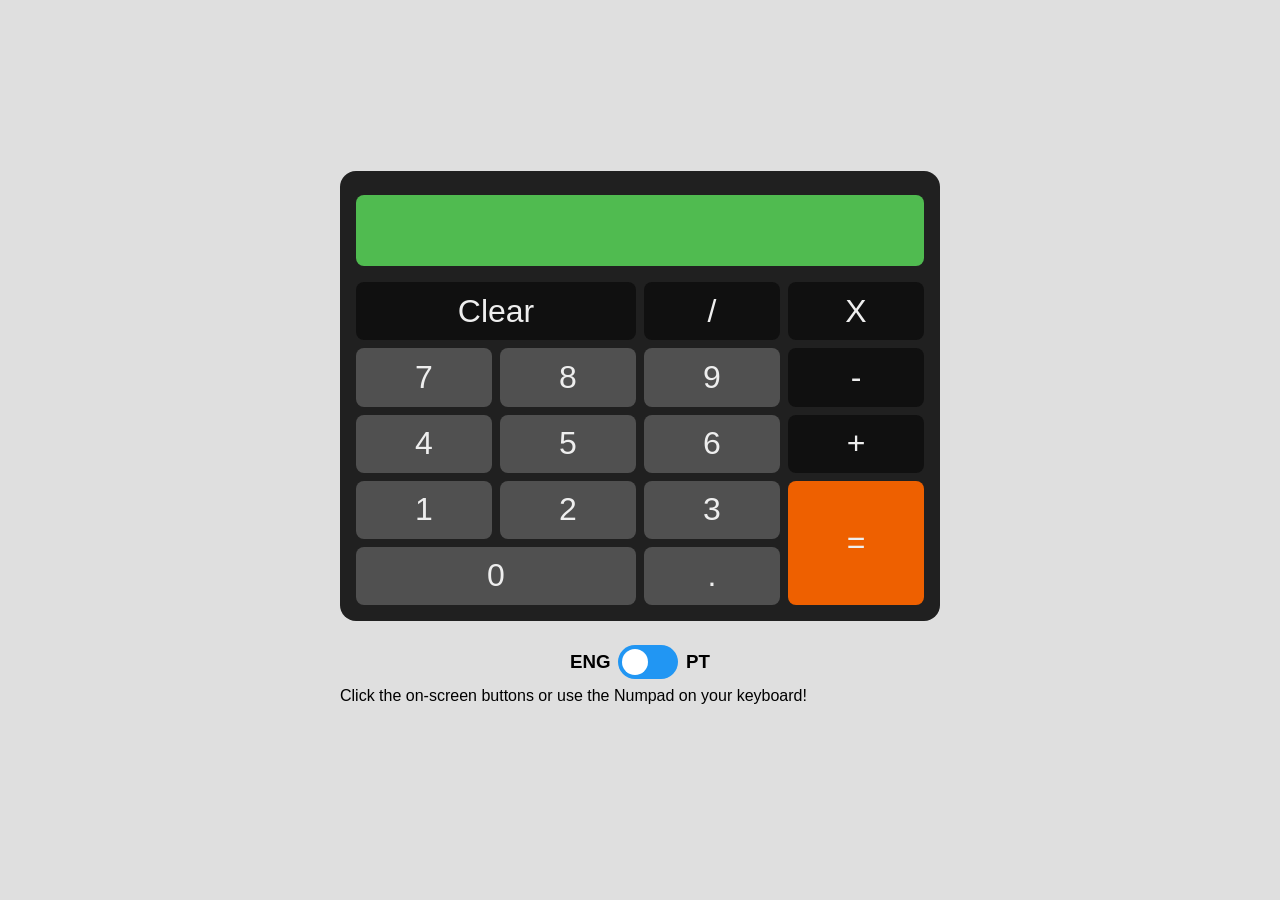
<file: index.html>
<!DOCTYPE html>
<html lang="en">

<head>
  <meta charset="UTF-8">
  <meta http-equiv="X-UA-Compatible" content="IE=edge">
  <meta name="viewport" content="width=device-width, initial-scale=1.0">

  <link rel="stylesheet" href="style.css">
  <script src="script.js"></script>
  <style>
    @import url('https://fonts.googleapis.com/css2?family=Orbitron&display=swap');
  </style>

  <title>Simple Calculator</title>
</head>

<body>
  <div class="calculator">
    <div id="screen"></div>
    <button class="operator" id="clear">Clear</button>
    <button class="operator" id="btn-divide" value="/">/</button>
    <button class="operator" id="btn-multiply" value="x">X</button>
    <button class="number" value="7">7</button>
    <button class="number" value="8">8</button>
    <button class="number" value="9">9</button>
    <button class="operator" id="btn-minus" value="-">-</button>
    <button class="number" value="4">4</button>
    <button class="number" value="5">5</button>
    <button class="number" value="6">6</button>
    <button class="operator" id="btn-plus" value="+">+</button>
    <button class="number" value="1">1</button>
    <button class="number" value="2">2</button>
    <button class="number" value="3">3</button>
    <button id="btn-equals">=</button>
    <button class="number" value="0" id="zero">0</button>
    <button class="number" value="." id="btn-dot">.</button>
  </div>

  <div class="instructions">
    <div class="switch-container">
      <h3>ENG</h3>
      <label class="switch">
        <input type="checkbox">
        <span class="slider round"></span>
      </label>
      <h3>PT</h3>
    </div>
    <p class="show">Click the on-screen buttons or use the Numpad on your keyboard!</p>
    <p class="hide">Clica os botões na tela ou usa teu teclado numérico!</p>
  </div>
</body>

</html>
</file>
<file: style.css>
* {
  margin: 0;
  padding: 0;

  background-color: #dfdfdf;
}

body {
  display: flex;
  width: 100vw;
  height: 100vh;
  justify-content: center;
  align-items: center;
  flex-direction: column;
}

.calculator {
  width: clamp(300px, 50%, 600px);
  height: 50%;
  box-sizing: border-box;
  padding: 16px;
  display: grid;
  grid-template-columns: repeat(4, 1fr);
  grid-template-rows: 1.5fr repeat(5, 1fr);
  gap: 8px;

  background-color: #202020;
  border-radius: 16px;
}

#screen {
  grid-column-start: 1;
  grid-column-end: 5;
  margin: 8px 0;
  padding: 0 16px;
  display: flex;

  justify-content: end;
  align-items: center;

  font-family: 'Orbitron', sans-serif;
  font-size: 3rem;
  color: #101010;
  overflow: hidden;

  background-color: #50bb50;
  border-radius: 8px;
}

button {
  color: #eee;
  border: none;
  border-radius: 8px;

  font-size: 2rem;

  cursor: pointer;
}

.number {
  background-color: #505050;

  transition: all 0.12s;
}

.number:hover {
  background-color: #606060;
}

.operator {
  background-color: #101010;

  transition: all 0.12s;
}

.operator:hover {
  background-color: #151515;
}

#clear {
  grid-column-start: 1;
  grid-column-end: 3;
}

#zero {
  grid-column-start: 1;
  grid-column-end: 3;
}

#btn-equals {
  grid-column-start: 4;
  grid-row-start: 5;
  grid-row-end: 7;

  background-color: #ee6000;

  transition: all 0.12s;
}

#btn-equals:hover {
  background-color: #cc5000;
}

/* Instructions -------------------------------------------------------------- */

.instructions {
  margin: 24px;
  width: clamp(300px, 50%, 600px);
  display: flex;
  flex-direction: column;
  font-family:'Lucida Sans', 'Lucida Sans Regular', 'Lucida Grande', 'Lucida Sans Unicode', Geneva, Verdana, sans-serif;
  position: relative;
}

.switch-container {
  display: flex;
  align-items: center;
  width: 140px;
  align-self: center;
  margin-bottom: 8px;
}

.switch {
  position: relative;
  display: inline-block;
  width: 60px;
  height: 34px;
  margin: auto;
  display: flex;
}

.switch input {
  opacity: 0;
  width: 0;
  height: 0;
}

.slider {
  position: absolute;
  cursor: pointer;
  top: 0;
  left: 0;
  right: 0;
  bottom: 0;
  background-color: #2196F3;
  -webkit-transition: .4s;
  transition: .4s;
}

.slider::before {
  position: absolute;
  content: "";
  height: 26px;
  width: 26px;
  left: 4px;
  bottom: 4px;
  background-color: white;
  -webkit-transition: .4s;
  transition: .4s;
}

input:checked + .slider {
  background-color: #2cbb57;
}

input:focus + .slider {
  box-shadow: 0 0 1px #2196F3;
}

input:checked + .slider::before {
  -webkit-transform: translateX(26px);
  -ms-transform: translateX(26px);
  transform: translateX(26px);
}

.slider.round {
  border-radius: 34px;
}

.slider.round::before {
  border-radius: 50%;
}

.hide {
  background-color: #50bb50;
  width: 100%;
  position: absolute;
  top: 42px;
  display: none;
}
</file>
